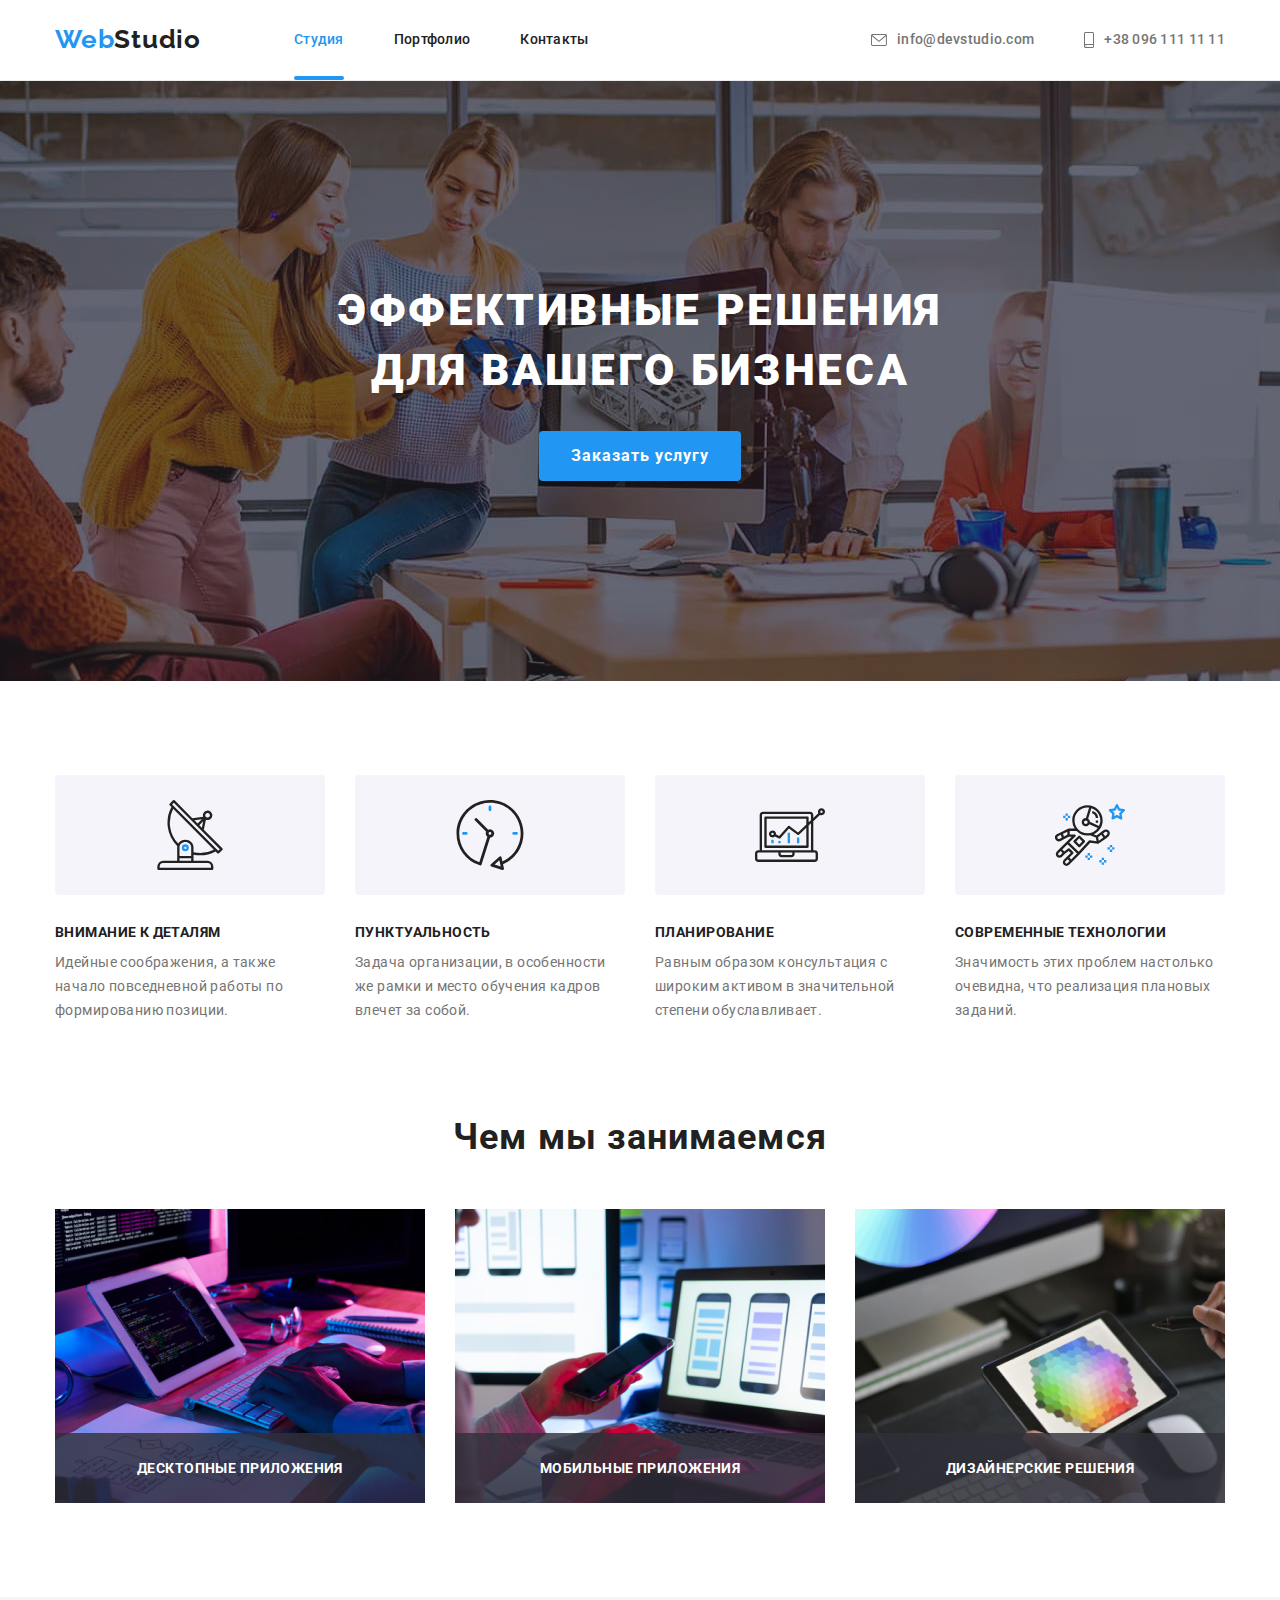
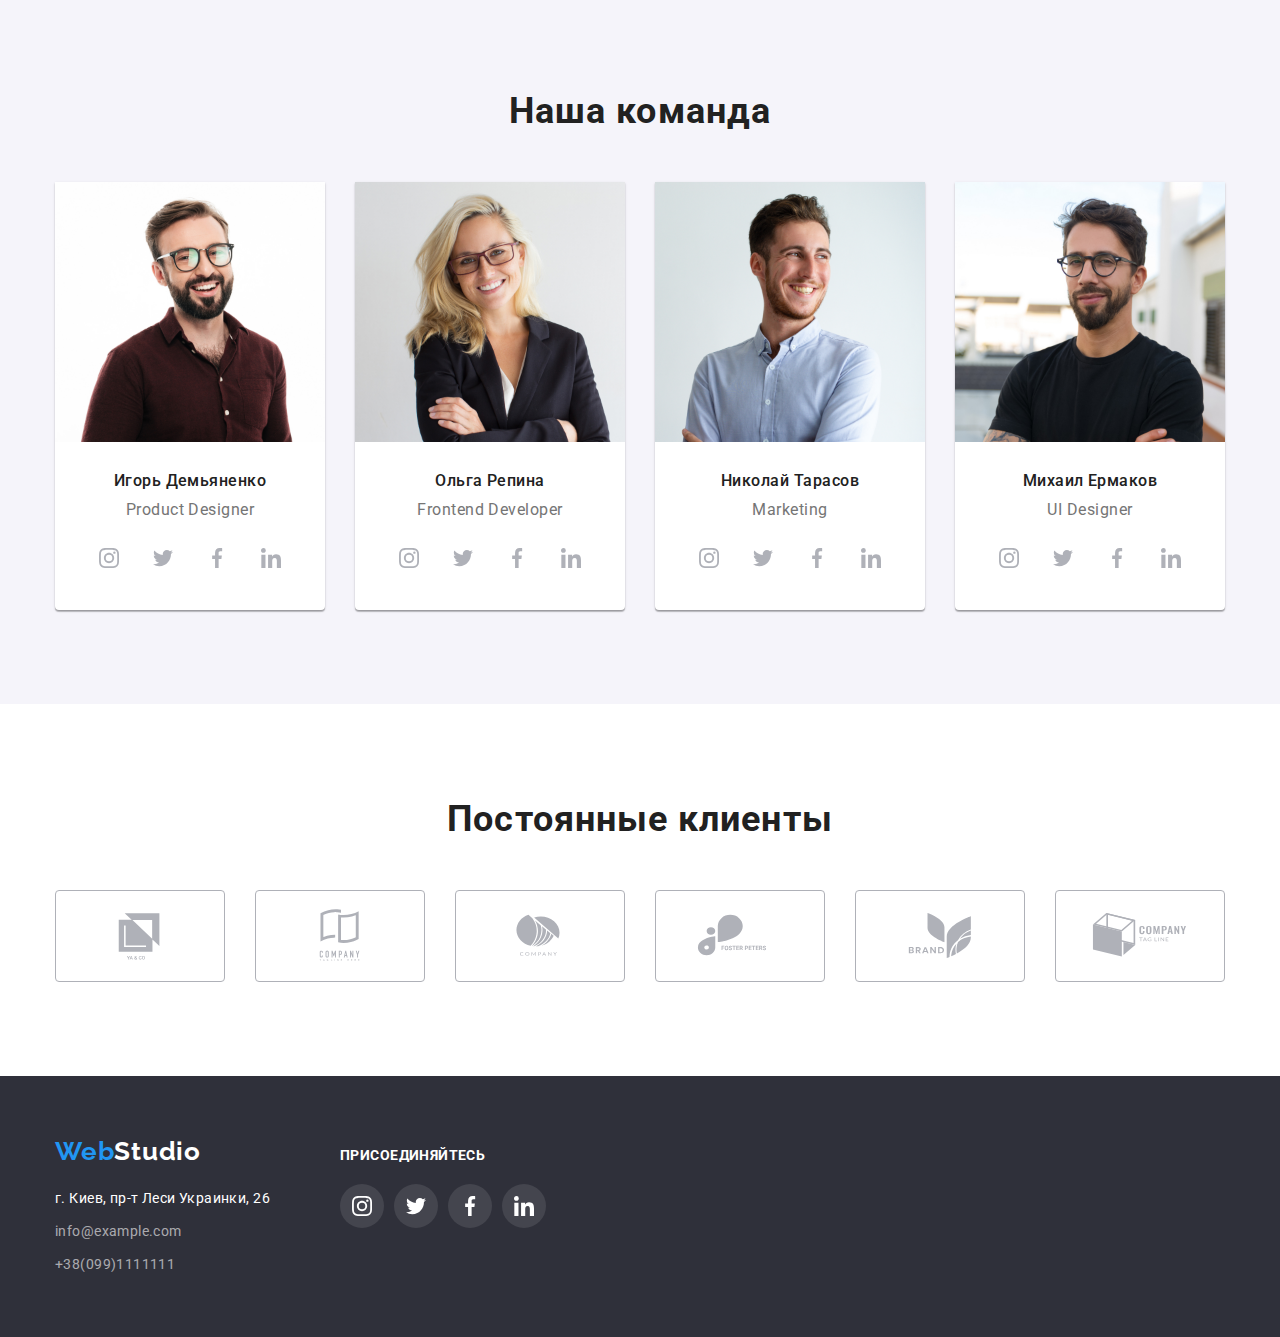
<file: index.html>
<!DOCTYPE html>
<html lang="ru">
  <head>
    <meta charset="UTF-8" />
    <meta http-equiv="X-UA-Compatible" content="IE=edge" />
    <meta name="viewport" content="width=device-width, initial-scale=1.0" />
    <title>ДЗ-5</title>
    <link rel="preconnect" href="https://fonts.googleapis.com" />
    <link rel="preconnect" href="https://fonts.gstatic.com" crossorigin />
    <link
      href="https://fonts.googleapis.com/css2?family=Raleway:wght@700&family=Roboto:wght@400;500;700;900&display=swap"
      rel="stylesheet"
    />
    <link
      rel="stylesheet"
      href="https://cdnjs.cloudflare.com/ajax/libs/modern-normalize/1.1.0/modern-normalize.min.css"
      integrity="sha512-wpPYUAdjBVSE4KJnH1VR1HeZfpl1ub8YT/NKx4PuQ5NmX2tKuGu6U/JRp5y+Y8XG2tV+wKQpNHVUX03MfMFn9Q=="
      crossorigin="anonymous"
      referrerpolicy="no-referrer"
    />
    <link rel="stylesheet" href="./css/styles.css" />
  </head>
  <body>
    <!-- Шапка сторінки-->
    <header class="header header-line ">
      <div class="container header-container">
        <nav class="header-nav">
          <a class="logo link" href="./index.html" lang="en"
            >Web<span class="logo-accent">Studio</span></a
          >
          <ul class="list information-nav">
            <li class="information-li">
              <a class="studio link line" href="./index.html">Студия
              </a>
            </li>
            <li class="information-li">
              <a class="portfo link" href="./portfolio.html">Портфолио</a>
            </li>
            <li class="information-li">
              <a class="contact link" href="">Контакты</a>
            </li>
          </ul>
        </nav>
        <ul class="list mail-tel">
          <li class="mail-tel-li">            
            <a class="mail link" href="info@devstudio.com">
              <svg class="icon-envelope-hover" width="16" height="12">
                <use href="./images/symbol-defs2.svg#icon-envelope-hover"></use>
              </svg>
              info@devstudio.com
            </a>
          </li>
          <li class="mail-tel-li">            
            <a class="telefon link" href="tel:0961111111">
              <svg class="icon-envelope-hover" width="10" height="16">
                <use href="./images/symbol-defs2.svg#icon-smartphone"></use>
              </svg>+38 096 111 11 11</a>
          </li>
        </ul>
      </div>
    </header>
    <!--Герой-->
    <main>
      <section class="section-n section">
        <div class="container section-div">
          <h1 class="section-title">Эффективные решения для вашего бизнеса</h1>
          <button class="buttons " type="button" data-modal-open>Заказать услугу</button>          
        </div>        
      </section>
      <!--Особенности-->
      <section class="section">
        <div class="container">
          <h2 class="specifics">Особливості</h2>
          <ul class="list-specifics container-specifics">
            <li class="box-specifics">
              <div class="icon-background">
                <svg class="icon-svg" width="70" height="70">
                  <use href="./images/symbol-defs2.svg#icon-antenna-1"></use>
                </svg>
              </div>
              <h3 class="advantage">Внимание к деталям</h3>
              <p class="description-advantage">
                Идейные соображения, а также начало повседневной работы по
                формированию позиции.
              </p>
            </li>
            <li class="box-specifics">
              <div class="icon-background">
                <svg class="icon-svg" width="70" height="70">
                  <use href="./images/symbol-defs2.svg#icon-clock-1"></use>
                </svg>
              </div>
              <h3 class="advantage">Пунктуальность</h3>
              <p class="description-advantage">
                Задача организации, в особенности же рамки и место обучения
                кадров влечет за собой.
              </p>
            </li>
            <li class="box-specifics">
              <div class="icon-background">
                <svg class="icon-svg" width="70" height="70">
                  <use href="./images/symbol-defs2.svg#icon-diagram-1"></use>
                </svg>
              </div>
              <h3 class="advantage">Планирование</h3>
              <p class="description-advantage">
                Равным образом консультация с широким активом в значительной
                степени обуславливает.
              </p>
            </li>
            <li class="box-specifics">
              <div class="icon-background">
                <svg class="icon-svg" width="70" height="70">
                  <use href="./images/symbol-defs2.svg#icon-astronaut-1"></use>
                </svg>
              </div>
              <h3 class="advantage">Современные технологии</h3>
              <p class="description-advantage">
                Значимость этих проблем настолько очевидна, что реализация
                плановых заданий.
              </p>
            </li>
          </ul>
        </div>
      </section>
      <section class="section section-container">
        <div class="container">
          <h2 class="work">Чем мы занимаемся</h2>
          <ul class="work-img">
            <li class="work-img-li">
              <img
                class="work-img-foto"
                src="./images/img.jpg"
                alt="Набор текста на компе"
                width="370"                
              />
              <p class="work-text">Десктопные приложения</p>
            </li>
            <li class="work-img-li">
              <img
                class="work-img-foto"
                src="./images/img-1.jpg"
                alt="Связь телефона с комп"
                width="370"
              />
              <p class="work-text">Мобильные приложения</p>
            </li>
            <li class="work-img-li">
              <img
                class="work-img-foto"
                src="./images/img-2.jpg"
                alt="связь с планшетом"
                width="370"
              />
              <p class="work-text">Дизайнерские решения</p>
            </li>
          </ul>
        </div>
      </section>
      <section class="our-team section">
        <div class="container">
          <h2 class="work-team">Наша команда</h2>
          <ul class="work-title">
            <li class="card">
              <img
                class="work-title-card"
                src="./images/Игорь.jpg"
                alt="Игорь Демьяненко"
                width="270"
                height="260"
              />
              <div class="work-name-team">
                <h3 class="name-team">Игорь Демьяненко</h3>
                <p class="work-name" lang="en">Product Designer</p>
                <ul class="social-networks">
                  <li class="social-li list">
                    <a
                      class="social-link"
                      href=""
                      target="_blank"
                      aria-label="Instagram"
                    >
                      <svg class="social-icon" width="20" height="20">
                        <use
                          href="./images/symbol-defs2.svg#icon-instagram-2"
                        ></use>
                      </svg>
                    </a>
                  </li>
                  <li class="social-li list">
                    <a
                      class="social-link"
                      href=""
                      target="_blank"
                      aria-label="Twitter"
                      ><svg class="social-icon" width="20" height="20">
                        <use
                          href="./images/symbol-defs2.svg#icon-twitter-1"
                        ></use></svg></a>
                  </li>
                  <li class="social-li list">
                    <a
                      class="social-link"
                      href=""
                      target="_blank"
                      aria-label="Fb">
                      <svg class="social-icon" width="20" height="20">
                        <use
                          href="./images/symbol-defs2.svg#icon-facebook-1"
                        ></use></svg></a>
                  </li>
                  <li class="social-li list">
                    <a
                      class="social-link"
                      href=""
                      target="_blank"
                      aria-label="In"
                      ><svg class="social-icon" width="20" height="20">
                        <use
                          href="./images/symbol-defs2.svg#icon-linkedin-1"
                        ></use>
                      </svg>
                      </a>
                  </li>
                </ul>
              </div>
            </li>
            <li class="card">
              <img
                class="work-title-card"
                src="./images/Ольга.jpg"
                alt="Ольга Репина"
                width="270"
                height="260"
              />
              <div class="work-name-team">
                <h3 class="name-team">Ольга Репина</h3>
                <p class="work-name" lang="en">Frontend Developer</p>
                <ul class="social-networks">
                  <li class="social-li list">
                    <a class="social-link" href="" target="_blank" aria-label="Instagram">
                      <svg class="social-icon" width="20" height="20">
                        <use href="./images/symbol-defs2.svg#icon-instagram-2"></use>
                      </svg>
                    </a>
                  </li>
                  <li class="social-li list">
                    <a class="social-link" href="" target="_blank" aria-label="Twitter"><svg class="social-icon" width="20" height="20">
                        <use href="./images/symbol-defs2.svg#icon-twitter-1"></use>
                      </svg></a>
                  </li>
                  <li class="social-li list">
                    <a class="social-link" href="" target="_blank" aria-label="Fb">
                      <svg class="social-icon" width="20" height="20">
                        <use href="./images/symbol-defs2.svg#icon-facebook-1"></use>
                      </svg></a>
                  </li>
                  <li class="social-li list">
                    <a class="social-link" href="" target="_blank" aria-label="In"><svg class="social-icon" width="20" height="20">
                        <use href="./images/symbol-defs2.svg#icon-linkedin-1"></use>
                      </svg>
                    </a>
                  </li>
                </ul>
              </div>
            </li>
            <li class="card">
              <img
                class="work-title-card"
                src="./images/Николай.jpg"
                alt="Николай Тарасов"
                width="270"
                height="260"
              />
              <div class="work-name-team">
                <h3 class="name-team">Николай Тарасов</h3>
                <p class="work-name" lang="en">Marketing</p>
                <ul class="social-networks">
                  <li class="social-li list">
                    <a class="social-link" href="" target="_blank" aria-label="Instagram">
                      <svg class="social-icon" width="20" height="20">
                        <use href="./images/symbol-defs2.svg#icon-instagram-2"></use>
                      </svg>
                    </a>
                  </li>
                  <li class="social-li list">
                    <a class="social-link" href="" target="_blank" aria-label="Twitter"><svg class="social-icon" width="20" height="20">
                        <use href="./images/symbol-defs2.svg#icon-twitter-1"></use>
                      </svg></a>
                  </li>
                  <li class="social-li list">
                    <a class="social-link" href="" target="_blank" aria-label="Fb">
                      <svg class="social-icon" width="20" height="20">
                        <use href="./images/symbol-defs2.svg#icon-facebook-1"></use>
                      </svg></a>
                  </li>
                  <li class="social-li list">
                    <a class="social-link" href="" target="_blank" aria-label="In"><svg class="social-icon" width="20" height="20">
                        <use href="./images/symbol-defs2.svg#icon-linkedin-1"></use>
                      </svg>
                    </a>
                  </li>
                </ul>
              </div>
            </li>
            <li class="card">
              <img
                class="work-title-card"
                src="./images/Михаил.jpg"
                alt="Михаил Ермаков"
                width="270"
                height="260"
              />
              <div class="work-name-team">
                <h3 class="name-team">Михаил Ермаков</h3>
                <p class="work-name" lang="en">UI Designer</p>
                <ul class="social-networks">
                  <li class="social-li list">
                    <a class="social-link" href="" target="_blank" aria-label="Instagram">
                      <svg class="social-icon" width="20" height="20">
                        <use href="./images/symbol-defs2.svg#icon-instagram-2"></use>
                      </svg>
                    </a>
                  </li>
                  <li class="social-li list">
                    <a class="social-link" href="" target="_blank" aria-label="Twitter"><svg class="social-icon" width="20" height="20">
                        <use href="./images/symbol-defs2.svg#icon-twitter-1"></use>
                      </svg></a>
                  </li>
                  <li class="social-li list">
                    <a class="social-link" href="" target="_blank" aria-label="Fb">
                      <svg class="social-icon" width="20" height="20">
                        <use href="./images/symbol-defs2.svg#icon-facebook-1"></use>
                      </svg></a>
                  </li>
                  <li class="social-li list">
                    <a class="social-link" href="" target="_blank" aria-label="In"><svg class="social-icon" width="20" height="20">
                        <use href="./images/symbol-defs2.svg#icon-linkedin-1"></use>
                      </svg>
                    </a>
                  </li>
                </ul>
              </div>
            </li>
          </ul>
        </div>
      </section>
      <!-- Постоянные клиенты -->
      <section class="section">
        <div class="container">
          <h2 class="clients">Постоянные клиенты</h2>
          <ul class="clients-ul list">
            <li class="clients-li link">
              <a class="clients-a" href="">
                <svg class="clients-logo" width="106" height="60">
                  <use href="./images/symbol-defs2.svg#icon-Logo-1"></use>
                </svg>
              </a>
            </li>
            <li class="clients-li link">
              <a class="clients-a" href="" >
                <svg class="clients-logo" width="106" height="60">
                  <use href="./images/symbol-defs2.svg#icon-Logo-2"></use>
                </svg>
              </a>
            </li>
            <li class="clients-li link">
              <a class="clients-a" href="">
                <svg class="clients-logo" width="106" height="60">
                  <use href="./images/symbol-defs2.svg#icon-Logo-3"></use>
                </svg>
              </a>
            </li>
            <li class="clients-li link">
              <a class="clients-a" href="" >
                <svg class="clients-logo" width="106" height="60">
                  <use href="./images/symbol-defs2.svg#icon-Logo-4"></use>
                </svg>
              </a>
            </li>
            <li class="clients-li link">
              <a class="clients-a" href="">
                <svg class="clients-logo" width="106" height="60">
                  <use href="./images/symbol-defs2.svg#icon-Logo-5"></use>
                </svg>
              </a>
            </li>
            <li class="clients-li link">
              <a class="clients-a" href="">
                <svg class="clients-logo" width="106" height="60">
                  <use href="./images/symbol-defs2.svg#icon-Logo-6"></use>
                </svg>
              </a>
            </li>
          </ul>
        </div>
      </section>
    </main>
    <!--нижній колонтитул-->
    <footer class="footer">
      <div class="container footer-flex">
        <div class="footer-beatween">
        <a class="logo-footer link" href="./index.html" lang="en"
          >Web<span class="logo-footer-white">Studio</span></a
        >
        <address>
          <ul class="list-footer">
            <li class="list-footer-li">г. Киев, пр-т Леси Украинки, 26</li>
            <li class="list-footer-li">
              <a class="mail-footer link" href="info@example.com"
                >info@example.com</a
              >
            </li>
            <li class="list-footer-li">
              <a class="phone-footer link" href="+380991111111"
                >+38(099)1111111</a
              >
            </li>
          </ul>
        </address>
      </div>
      <div class="footer-beatween">
        <p class="social-footer">ПРИСОЕДИНЯЙТЕСЬ</p>
        <ul class="social-networks-footer">
          <li class="social-li-footer list">
            <a class="social-link-footer" href="" target="_blank" aria-label="Instagram">
              <svg class="social-icon-footer" width="20" height="20">
                <use href="./images/symbol-defs2.svg#icon-instagram-2"></use>
              </svg>
            </a>
          </li>
          <li class="social-li-footer list">
            <a class="social-link-footer" href="" target="_blank" aria-label="Twitter"><svg class="social-icon-footer" width="20" height="20">
                <use href="./images/symbol-defs2.svg#icon-twitter-1"></use>
              </svg></a>
          </li>
          <li class="social-li-footer list">
            <a class="social-link-footer" href="" target="_blank" aria-label="Fb">
              <svg class="social-icon-footer" width="20" height="20">
                <use href="./images/symbol-defs2.svg#icon-facebook-1"></use>
              </svg></a>
          </li>
          <li class="social-li-footer list">
            <a class="social-link-footer" href="" target="_blank" aria-label="In"><svg class="social-icon-footer" width="20" height="20">
                <use href="./images/symbol-defs2.svg#icon-linkedin-1"></use>
              </svg>
            </a>
          </li>
        </ul>
      </div> 
      </div>     
    </footer>
    <!--модальне вікно-->
    <div class="backdrop is-hidden" data-modal>
      <div class="modal">
        <button class="btn-modal-close" data-modal-close> <svg width="18" height="18">
          <use href="./images/symbol-defs.svg#icon-close-black-18dp-2-1"></use>
        </svg> </button>
      </div>
    </div>
    <script src="./js/modal.js"></script>
  </body>
</html>
</file>
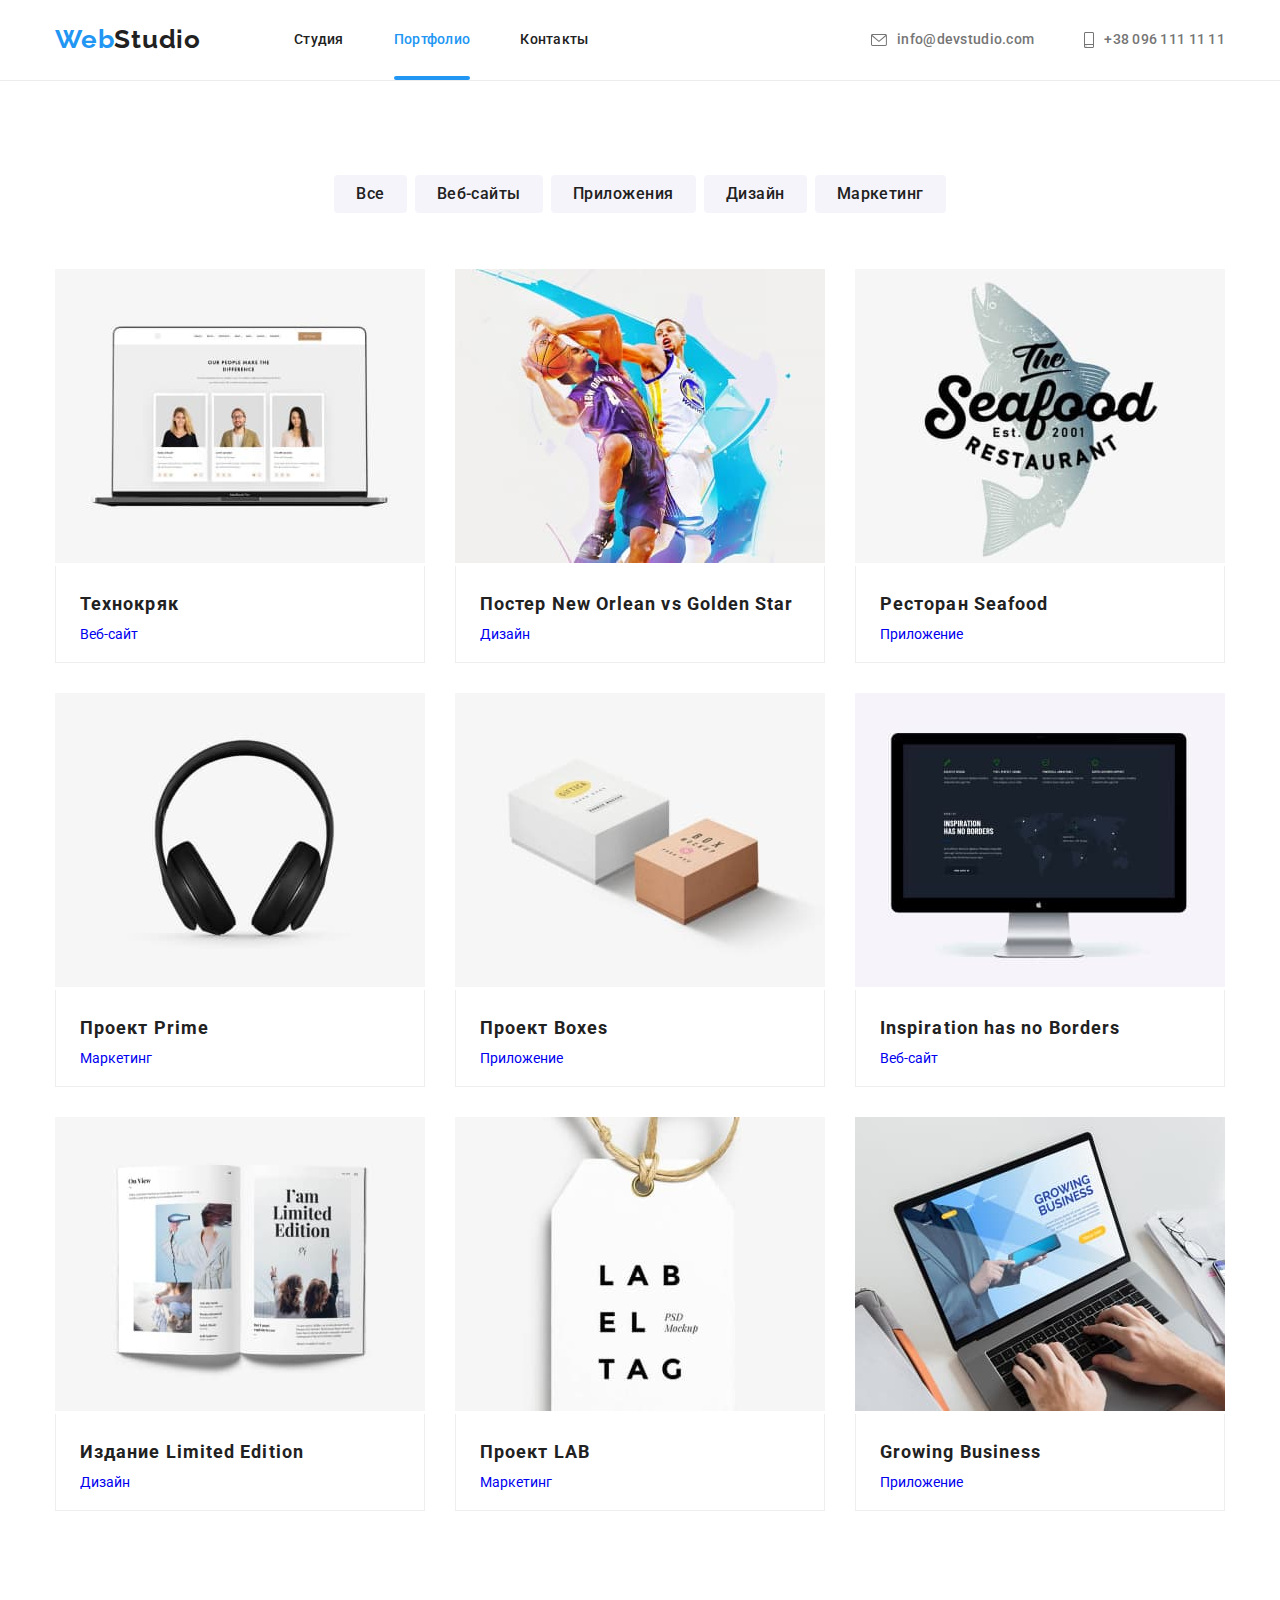
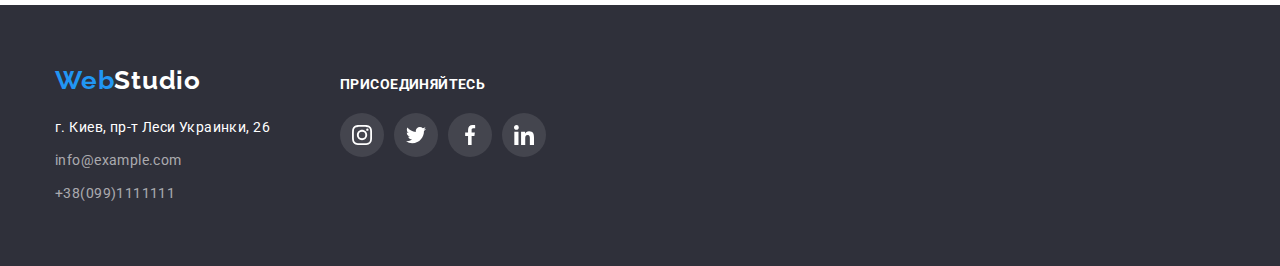
<file: portfolio.html>
<!DOCTYPE html>
<html lang="ru">
  <head>
    <meta charset="UTF-8" />
    <meta http-equiv="X-UA-Compatible" content="IE=edge" />
    <meta name="viewport" content="width=device-width, initial-scale=1.0" />
    <title>ДЗ-5</title>
    <link rel="preconnect" href="https://fonts.googleapis.com" />
    <link rel="preconnect" href="https://fonts.gstatic.com" crossorigin />
    <link
      href="https://fonts.googleapis.com/css2?family=Raleway:wght@700&family=Roboto:wght@400;500;700;900&display=swap"
      rel="stylesheet"
    />
    <link
      rel="stylesheet"
      href="https://cdnjs.cloudflare.com/ajax/libs/modern-normalize/1.1.0/modern-normalize.min.css"
      integrity="sha512-wpPYUAdjBVSE4KJnH1VR1HeZfpl1ub8YT/NKx4PuQ5NmX2tKuGu6U/JRp5y+Y8XG2tV+wKQpNHVUX03MfMFn9Q=="
      crossorigin="anonymous"
      referrerpolicy="no-referrer"
    />
    <link rel="stylesheet" href="./css/styles.css" />
  </head>
  <body>
    <!-- Шапка сторінки-->
    <header class="header header-line">
      <div class="container header-container">
        <nav class="header-nav">
          <a class="logo link" href="./index.html" lang="en"
            >Web<span class="logo-accent">Studio</span></a
          >
          <ul class="list information-nav">
            <li class="information-li">
              <a class="studio-portf link" href="./index.html">Студия</a>
            </li>
            <li class="information-li">
              <a class="portfo-portfo link line" href="./portfolio.html"
                >Портфолио</a
              >
            </li>
            <li class="information-li">
              <a class="contact link" href="">Контакты</a>
            </li>
          </ul>
        </nav>
        <ul class="list mail-tel">
          <li class="mail-tel-li">
            <a class="mail link" href="info@devstudio.com">
              <svg class="icon-envelope-hover" width="16" height="12">
                <use href="./images/symbol-defs2.svg#icon-envelope-hover"></use>
              </svg>
              info@devstudio.com
            </a>
          </li>
          <li class="mail-tel-li">
            <a class="telefon link" href="tel:0961111111">
              <svg class="icon-envelope-hover" width="10" height="16">
                <use href="./images/symbol-defs2.svg#icon-smartphone"></use>
              </svg>
              +38 096 111 11 11</a
            >
          </li>
        </ul>
      </div>
    </header>
    <!--Герой-->
    <main>
      <section class="section">
        <div class="container">
          <h1 class="services visually-hidden">Услуги</h1>
          <ul class="list buttons-ul">
            <li class="buttons-li">
              <button class="buttons-portfolio link" type="button">Все</button>
            </li>
            <li class="buttons-li">
              <button class="buttons-portfolio" type="button">Веб-сайты</button>
            </li>
            <li class="buttons-li">
              <button class="buttons-portfolio" type="button">
                Приложения
              </button>
            </li>
            <li class="buttons-li">
              <button class="buttons-portfolio" type="button">Дизайн</button>
            </li>
            <li class="buttons-li">
              <button class="buttons-portfolio" type="button">Маркетинг</button>
            </li>
          </ul>
          <ul class="list-services">
            <li class="services-li">
              <a class="services-a link" href="./portfolio.html">
                <div class="overlay">
                  <img
                    src="./images/img.portfolio/Технокряк.jpg"
                    alt="Технокряк"
                    width="370"
                    height="294"
                  />
                  <div class="services-overlay">
                    <p>
                      Ресурс предлагает комплексные предложения с разным уровнем
                      функционала и сервисов. Все это позволит посетителю
                      получить исчерпывающие сведения о компании или частном
                      лице.
                    </p>
                  </div>
                </div>
                <div class="services-text">
                  <h2 class="name-services">Технокряк</h2>
                  <p class="services-type">Bеб-сайт</p>
                </div></a
              >
            </li>
            <li class="services-li">
              <a class="services-a link" href="./portfolio.html">
                <div class="overlay">
                <img
                  src="./images/img.portfolio/ПостерNewOrlea.jpg"
                  alt="Постер New Orlean vs Golden Star"
                  width="370"
                  height="294"
                />
                <div class="services-overlay">
                  <p>
                    Ресурс предлагает комплексные предложения с разным уровнем
                    функционала и сервисов. Все это позволит посетителю
                    получить исчерпывающие сведения о компании или частном
                    лице.
                  </p>
                </div>
                </div>
                <div class="services-text">
                  <h2 class="name-services">
                    Постер <span lang="en"> New Orlean vs Golden Star</span>
                  </h2>
                  <p class="services-type">Дизайн</p>
                </div>
              </a>
            </li>
            <li class="services-li">
              <a class="services-a link" href="./portfolio.html">
                <div class="overlay">
                <img
                  src="./images/img.portfolio/РесторанSeafood.jpg"
                  alt="Ресторан
            Seafood"
                  width="370"
                  height="294"
                />
                <div class="services-overlay">
                  <p>
                    Ресурс предлагает комплексные предложения с разным уровнем
                    функционала и сервисов. Все это позволит посетителю
                    получить исчерпывающие сведения о компании или частном
                    лице.
                  </p>
                </div>
                </div>
                <div class="services-text">
                  <h2 class="name-services">
                    Ресторан <span lang="en"> Seafood</span>
                  </h2>
                  <p class="services-type">Приложение</p>
                </div>
              </a>
            </li>
            <li class="services-li">
              <a class="services-a link" href="./portfolio.html">
<div class="overlay">
                <img
                  src="./images/img.portfolio/ПроектPrime.jpg"
                  alt="Проект Prime"
                  width="370"
                  height="294"
                />
                <div class="services-overlay">
                  <p>
                    Ресурс предлагает комплексные предложения с разным уровнем
                    функционала и сервисов. Все это позволит посетителю
                    получить исчерпывающие сведения о компании или частном
                    лице.
                  </p>
                </div>
                </div>
                <div class="services-text">
                  <h2 class="name-services">
                    Проект <span lang="en"> Prime</span>
                  </h2>
                  <p class="services-type">Маркетинг</p>
                </div>
              </a>
            </li>

            <li class="services-li">
              <a class="services-a link" href="./portfolio.html">
                <div class="overlay">
                <img
                  src="./images/img.portfolio/ПроектBoxes.jpg"
                  alt="Проект Boxes"
                  width="370"
                  height="294"
                />
                <div class="services-overlay">
                  <p>
                    Ресурс предлагает комплексные предложения с разным уровнем
                    функционала и сервисов. Все это позволит посетителю
                    получить исчерпывающие сведения о компании или частном
                    лице.
                  </p>
                </div>
                </div>
                <div class="services-text">
                  <h2 class="name-services">
                    Проект <span lang="en"> Boxes</span>
                  </h2>
                  <p class="services-type">Приложение</p>
                </div>
              </a>
            </li>
            <li class="services-li">
              <a class="services-a link" href="./portfolio.html">
                <div class="overlay">
                <img
                  src="./images/img.portfolio/InspirationhasnoBorders.jpg"
                  alt="Inspiration has no Borders"
                  width="370"
                  height="294"
                />
                <div class="services-overlay">
                  <p>
                    Ресурс предлагает комплексные предложения с разным уровнем
                    функционала и сервисов. Все это позволит посетителю
                    получить исчерпывающие сведения о компании или частном
                    лице.
                  </p>
                </div>
                </div>
                <div class="services-text">
                  <h2 class="name-services">
                    <span lang="en"> Inspiration has no Borders </span>
                  </h2>
                  <p class="services-type">Bеб-сайт</p>
                </div>
              </a>
            </li>
            <li class="services-li">
              <a class="services-a link" href="./portfolio.html">
                <div class="overlay">
                <img
                  src="./images/img.portfolio/ИзданиеLimitedEdition.jpg"
                  alt="Издание Limited Edition"
                  width="370"
                  height="294"
                />
                <div class="services-overlay">
                  <p>
                    Ресурс предлагает комплексные предложения с разным уровнем
                    функционала и сервисов. Все это позволит посетителю
                    получить исчерпывающие сведения о компании или частном
                    лице.
                  </p>
                </div>
                </div>
                <div class="services-text">
                  <h2 class="name-services">
                    Издание <span lang="en"> Limited Edition</span>
                  </h2>
                  <p class="services-type">Дизайн</p>
                </div>
              </a>
            </li>
            <li class="services-li">
              <a class="services-a link" href="./portfolio.html">
                <div class="overlay">
                <img
                  src="./images/img.portfolio/ПроектLAB.jpg"
                  alt="Проект LAB"
                  width="370"
                  height="294"
                />
                <div class="services-overlay">
                  <p>
                    Ресурс предлагает комплексные предложения с разным уровнем
                    функционала и сервисов. Все это позволит посетителю
                    получить исчерпывающие сведения о компании или частном
                    лице.
                  </p>
                </div>
                </div>
                <div class="services-text">
                  <h2 class="name-services">
                    Проект <span lang="en"> LAB</span>
                  </h2>
                  <p class="services-type">Маркетинг</p>
                </div>
              </a>
            </li>
            <li class="services-li">
              <a class="services-a link" href="./portfolio.html">
                <div class="overlay">
                <img
                  src="./images/img.portfolio/GrowingBusiness.jpg"
                  alt="Growing
            Business"
                  width="370"
                  height="294"
                />
                <div class="services-overlay">
                  <p class="overlay-p">
                    Ресурс предлагает комплексные предложения с разным уровнем
                    функционала и сервисов. Все это позволит посетителю
                    получить исчерпывающие сведения о компании или частном
                    лице.
                  </p>
                </div>
                </div>
                <div class="services-text">
                  <h2 class="name-services">
                    <span lang="en"> Growing Business</span>
                  </h2>
                  <p class="services-type">Приложение</p>
                </div>
              </a>
            </li>
          </ul>
        </div>
      </section>
    </main>
    <!--нижній колонтитул-->
    <footer class="footer">
      <div class="container footer-flex">
        <div class="footer-beatween">
          <a class="logo-footer link" href="./index.html" lang="en"
            >Web<span class="logo-footer-white">Studio</span></a
          >
          <address>
            <ul class="list-footer">
              <li class="list-footer-li">г. Киев, пр-т Леси Украинки, 26</li>
              <li class="list-footer-li">
                <a class="mail-footer link" href="info@example.com"
                  >info@example.com</a
                >
              </li>
              <li class="list-footer-li">
                <a class="phone-footer link" href="+380991111111"
                  >+38(099)1111111</a
                >
              </li>
            </ul>
          </address>
        </div>
        <div class="footer-beatween">
          <p class="social-footer">ПРИСОЕДИНЯЙТЕСЬ</p>
          <ul class="social-networks-footer">
            <li class="social-li-footer list">
              <a
                class="social-link-footer"
                href=""
                target="_blank"
                aria-label="Instagram"
              >
                <svg class="social-icon-footer" width="20" height="20">
                  <use href="./images/symbol-defs2.svg#icon-instagram-2"></use>
                </svg>
              </a>
            </li>
            <li class="social-li-footer list">
              <a
                class="social-link-footer"
                href=""
                target="_blank"
                aria-label="Twitter"
                ><svg class="social-icon-footer" width="20" height="20">
                  <use
                    href="./images/symbol-defs2.svg#icon-twitter-1"
                  ></use></svg
              ></a>
            </li>
            <li class="social-li-footer list">
              <a
                class="social-link-footer"
                href=""
                target="_blank"
                aria-label="Fb"
              >
                <svg class="social-icon-footer" width="20" height="20">
                  <use
                    href="./images/symbol-defs2.svg#icon-facebook-1"
                  ></use></svg
              ></a>
            </li>
            <li class="social-li-footer list">
              <a
                class="social-link-footer"
                href=""
                target="_blank"
                aria-label="In"
                ><svg class="social-icon-footer" width="20" height="20">
                  <use href="./images/symbol-defs2.svg#icon-linkedin-1"></use>
                </svg>
              </a>
            </li>
          </ul>
        </div>
      </div>
    </footer>
  </body>
</html>
</file>
<file: css/styles.css>
:root {
  --primary-text-color: #757575;
  --primary-text-second-color: #212121;
  --accent-color: #2196f3;
  --background-color: #ffffff;
  --background-second-color: #2f303a;
  --background-light-icon: #f5f4fa;
  --icon-color: #afb1b8;
  --icon-background-color: rgba(255, 255, 255, 0.1);
  --background-modal: rgba(0, 0, 0, 0.2);
  --header-line: #ECECEC;
}

*,
*::before,
*::after {
  box-sizing: border-box;
}
.information-nav.studio {
  color: var(--accent-color);
}

body {
  align-items: center;
  margin: 0;
  font-family: Roboto;
  font-size: 14px;
  color: var(--primary-text-color);
}
/*шапка*/
.container {
  width: 1200px;
  padding-right: 15px;
  padding-left: 15px;
  margin-right: auto;
  margin-left: auto;
}

.header-container {
  display: flex;
  align-items: center;  
}
.header-nav {
  display: flex;
  align-items: center;
}

.list.information-nav {
  padding: 0;
  margin: 0;
}
.information-nav {
  display: flex;
}
.information-li {
  margin-right: 50px;
}
.information-li:last-child {
  margin-right: 0;
}
.link {
  text-decoration: none;
}
.list {
  list-style: none;
  transition-property: color;
  transition-duration: 250ms;
  transition-timing-function: cubic-bezier(0.4, 0, 0.2, 1);
}

.list:hover .list:focus {
  color: var(--accent-colorw);
}

.list.mail-tel {
  padding: 0;
  margin: 0;
}
/* WebStudio */
.logo {
  padding-top: 24px;
  padding-bottom: 25px;
  margin-right: 93px;
  font-family: "Raleway";
  font-style: normal;
  font-weight: 700;
  font-size: 26px;
  line-height: 1.19;
  /* identical to box height */

  letter-spacing: 0.03em;

  color: var(--accent-color);
}
.logo-accent {
  color: var(--primary-text-second-color);
}
.studio.link.line::after {
  content: " ";
  display: inline-block;
  position: absolute;
  bottom: 0;
  left: 0;
  width: 100%;
  height: 4px;
  background: var(--accent-color);
  border-radius: 2px;
}
/* контакти */
.studio:hover,
.studio:focus {
  color: var(--accent-color);
}
.studio {
  display: block;
  padding-top: 32px;
  padding-bottom: 32px;

  font-family: "Roboto";
  font-style: normal;
  font-weight: 500;
  font-size: 14px;
  line-height: 1.14;
  letter-spacing: 0.02em;
  position: relative;
  color: var(--accent-color);
  transition-property: color;
  transition-duration: 250ms;
  transition-timing-function: cubic-bezier(0.4, 0, 0.2, 1);
}
.portfo:hover,
.portfo:focus {
  color: var(--accent-color);
}
.portfo {
  display: block;
  padding-top: 32px;
  padding-bottom: 32px;

  font-weight: 500;
  font-size: 14px;
  line-height: 1.14;
  letter-spacing: 0.02em;

  color: var(--primary-text-second-color);
  transition-property: color;
  transition-duration: 250ms;
  transition-timing-function: cubic-bezier(0.4, 0, 0.2, 1);
}

.list.mail-tel {
  margin-left: auto;
}
.contact:hover,
.contact:focus {
  color: var(--accent-color);
}
.contact {
  display: block;
  padding-top: 32px;
  padding-bottom: 32px;

  font-style: normal;
  font-weight: 500;
  font-size: 14px;
  line-height: 1.14;
  letter-spacing: 0.02em;

  color: var(--primary-text-second-color);
  transition-property: color;
  transition-duration: 250ms;
  transition-timing-function: cubic-bezier(0.4, 0, 0.2, 1);
}

.mail:hover,
.mail:focus {
  color: var(--accent-color);
}
.mail-tel {
  display: block;
}

.mail.link {
  display: flex;
  align-items: center;
  padding-top: 32px;
  padding-bottom: 32px;
}
.mail-tel {
  margin: auto;

  display: flex;
  border: box;
  transition-property: color;
  transition-duration: 250ms;
  transition-timing-function: cubic-bezier(0.4, 0, 0.2, 1);
}
.mail-tel-li:last-child {
  margin-right: 0;
}
.mail-tel-li {
  display: flex;
  margin-right: 50px;
}
.mail-tel-li .icon-envelope-hover {
  display: flex;
}
.icon-envelope-hover {
  display: block;
}

.icon-envelope-hover {
  margin-right: 10px;
  fill: currentColor;
  display: flex;
  align-items: center;
}
.mail {
  display: block;
  font-style: normal;
  font-weight: 500;
  font-size: 14px;
  line-height: 1.14;
  letter-spacing: 0.02em;

  color: var(--primary-text-color);
  transition-property: color;
  transition-duration: 250ms;
  transition-timing-function: cubic-bezier(0.4, 0, 0.2, 1);
}
.telefon:hover,
.telefon:focus {
  color: var(--accent-color);
}
.telefon {
  display: block;

  font-style: normal;
  font-weight: 500;
  font-size: 14px;
  line-height: 1.14;
  letter-spacing: 0.02em;

  color: var(--primary-text-color);
  transition-property: color;
  transition-duration: 250ms;
  transition-timing-function: cubic-bezier(0.4, 0, 0.2, 1);
}
.telefon.link {
  display: flex;
  align-items: center;
  padding-top: 32px;
  padding-bottom: 32px;
}
/* секція для замовлення послуги */
.section-n.section {
  padding-top: 200px;
  padding-bottom: 200px;
  height: 600px;
  max-width: 1600px;
  margin-left: auto;
  margin-right: auto;
  background-image: linear-gradient(
      to right,
      rgba(47, 48, 58, 0.4),
      rgba(47, 48, 58, 0.4)
    ),
    url(../images/comanda.jpg);
  background-position: center;
  background-repeat: no-repeat;
}

.section {
  padding-top: 94px;
  padding-bottom: 94px;
  margin: auto;
}
.section-div {
  text-align: center;
  margin-top: 0;
  margin-bottom: 0;
}
.section-n {
  background: var(--background-second-color);
}
.section-title {
  margin: 0 auto;
  max-width: 696px;
  margin-top: 0;
  margin-bottom: 30px;

  font-family: Roboto;
  font-style: normal;
  font-weight: 900;
  font-size: 44px;
  line-height: 1.36;
  /* or 136% */

  letter-spacing: 0.06em;
  text-transform: uppercase;
  color: var(--background-color);
}
.backdrop {
  position: fixed;
  top: 0;
  left: 0;
  height: 100%;
  width: 100%;
  background: var(--background-modal);
  transition: opacity 250ms, visibility 250ms;
}
.modal {
  position: absolute;
  width: 528px;
  height: 581px;
  transform: translate(-50%, -50%);

  top: 50%;
  left: 50%;
  background: var(--background-color);
  box-shadow: 0px 1px 3px rgba(0, 0, 0, 0.12), 0px 1px 1px rgba(0, 0, 0, 0.14),
    0px 2px 1px rgba(0, 0, 0, 0.2);
  border-radius: 4px;
}

.backdrop.is-hidden {
  opacity: 0;
  pointer-events: none;
  visibility: hidden;
  scale: 2;
  transition: opacity 250ms, visibility 250ms;
}

.btn-modal-close {
  position: absolute;
  top: 8px;
  right: 8px;
  display: flex;
  justify-content: center;
  align-items: center;
  transition: opacity 250ms, visibility 250ms;
  padding: 0;
  width: 30px;
  height: 30px;
  background: var(--background-color);
  border: 1px solid rgba(0, 0, 0, 0.1);
  border-radius: 50px;
}
.buttons {
  padding-top: 10px;
  padding-right: 32px;
  padding-bottom: 10px;
  padding-left: 32px;
  border: none;
  margin: auto;

  font-family: inherit;
  font-weight: 700;
  font-size: 16px;
  line-height: 1.87;
  /* identical to box height, or 188% */

  display: flex;
  align-items: center;
  text-align: center;
  letter-spacing: 0.06em;
  color: var(--background-color);
  background: var(--accent-color);
  box-shadow: 0px 4px 4px rgba(0, 0, 0, 0.15);
  border-radius: 4px;
}
/*особливості*/
/*прихований заголовок*/
.icon-background {
  height: 120px;
  background-color: var(--background-light-icon);
  margin-bottom: 30px;
  display: flex;
  align-items: center;
  justify-content: center;
  border-radius: 4px;
}

.icon-svg {
  width: 70px;
  height: 70px;
}

.container-specifics {
  display: flex;
  align-items: center;
  margin: 0px 0px;
}
.list-specifics.container-specifics {
  padding: 0;
}
.box-specifics {
  margin-right: 30px;
}
.box-specifics:last-child {
  margin-right: 0;
}
.specifics {
  color: var(--background-color);
  position: absolute;
  width: 1px;
  height: 1px;
  margin: -1px;
  border: 0;
  padding: 0;
  white-space: nowrap;
  clip-path: inset(100%);
  clip: rect(0 0 0 0);
  overflow: hidden;
}
/*прибрані кнопки*/
.list-specifics {
  list-style: none;
}
.list-work {
  list-style: none;
}

/*заголовки*/

.advantage {
  margin-top: 0;
  margin-bottom: 10px;

  font-family: "Roboto";
  font-weight: 700;
  font-size: 14px;
  line-height: 1.14;
  letter-spacing: 0.03em;
  text-transform: uppercase;

  color: var(--primary-text-second-color);
}
/*абзац особливостей*/
.description-advantage {
  margin-top: 0;
  margin-bottom: 0;
  width: 270px;

  font-family: inherit;
  font-weight: 400;
  font-size: 14px;
  line-height: 1.71;
  /* or 171% */

  letter-spacing: 0.03em;

  color: var(--primary-text-color);
}
/*чим займаємося*/
.work {
  margin-top: 0;
  margin-bottom: 50px;

  font-family: inherit;
  font-weight: 700;
  font-size: 36px;
  line-height: 1.16;
  text-align: center;
  letter-spacing: 0.03em;
  color: var(--primary-text-second-color);
}
.work-img-li :last-child {
  margin-right: 0;
}
.work-img {
  margin: 0;
  padding: 0;
  display: flex;
  align-items: center;
  list-style: none;
}
.work-img-li {
  position: relative;
  padding: 0;
  margin: 0px 30px 0px 0px;
}
.work-img-li:last-child {
  margin-right: 0;
}

.work-img-foto {
  max-width: 100%;
  height: auto;
  display: block;
}
.work-text {
  display: flex;
  justify-content: center;
  align-items: center;
  margin: 0;
  width: 370px;
  height: 70px;
  position: absolute;
  bottom: 0;
  font-family: "Roboto";
  font-style: normal;
  font-weight: 700;
  font-size: 14px;
  line-height: 16px;
  text-align: center;
  letter-spacing: 0.03em;
  text-transform: uppercase;

  color: var(--background-color);
  background-color: rgba(47, 48, 58, 0.8);
}

/*команда*/
.our-team {
  background: #f5f4fa;
}
.section-container {
  padding-top: 0;
}
.work-team {
  margin-top: 0;
  margin-bottom: 50px;

  font-family: "Roboto";
  font-style: normal;
  font-weight: 700;
  font-size: 36px;
  line-height: 1.16;
  text-align: center;
  letter-spacing: 0.03em;

  color: var(--primary-text-second-color);
}
.work-title {
  display: block;
  display: flex;
  align-items: center;

  padding: 0;
  margin: 0;
  list-style: none;
}
.work-title-card {
  max-width: 100%;
  height: auto;
  display: block;
}
.name-team {
  margin-top: 0;
  margin-bottom: 10px;

  font-family: "Roboto";
  font-style: normal;
  font-weight: 500;
  font-size: 16px;
  line-height: 1.18;
  /* identical to box height */

  text-align: center;
  letter-spacing: 0.03em;

  color: var(--primary-text-second-color);
}
.card:last-child {
  margin-right: 0;
}
.card {
  margin-right: 30px;

  background: #ffffff;
  box-shadow: 0px 1px 3px rgba(0, 0, 0, 0.12), 0px 1px 1px rgba(0, 0, 0, 0.14),
    0px 2px 1px rgba(0, 0, 0, 0.2);
  border-radius: 0px 0px 4px 4px;
}

.work-name {
  margin-top: 0;
  margin-bottom: 16px;

  font-family: "Roboto";
  font-style: normal;
  font-weight: 400;
  font-size: 16px;
  line-height: 1.18;
  /* identical to box height */

  text-align: center;
  letter-spacing: 0.03em;

  color: var(--primary-text-color);
}
.work-title-card {
  display: block;
  height: auto;
  max-width: 100%;
}
.work-name-team {
  padding-top: 30px;
  padding-bottom: 30px;
}

.social-networks {
  display: flex;
  justify-content: center;
  padding: 0;
  margin: 0;
}
.current {
  color: var(--accent-color);
}
.social-link {
  display: flex;
  justify-content: center;
  align-items: center;
  width: 44px;
  height: 44px;
  background-color: var(--background-color);
  border-radius: 50%;
  transition-property: background-color;
  transition-duration: 250ms;
  transition-timing-function: cubic-bezier(0.4, 0, 0.2, 1);
}
.social-li.list:not(:last-child) {
  margin-right: 10px;
}
.social-link:hover,
.social-link:focus {
  background-color: var(--accent-color);
  }
.social-link.social-icon {
  transition-property: fill;
  transition-duration: 250ms;
  transition-timing-function: cubic-bezier(0.4, 0, 0.2, 1);
}
.social-link:hover .social-icon {
  fill: var(--background-color);
}

.social-link:focus .social-icon {
  fill: var(--background-color);
}

.social-icon {
  fill: var(--icon-color);
  
}

/* клиенти */
.clients {
  margin: 0px 0px 50px 0px;
  font-family: "Roboto";
  font-style: normal;
  font-weight: 700;
  font-size: 36px;
  line-height: 42px;
  text-align: center;
  letter-spacing: 0.03em;

  color: var(--primary-text-second-color);
}
.clients-ul {
  margin: 0;
  padding: 0;
  display: flex;
  justify-content: center;
  align-items: center;
}
.clients-li:not(:last-child) {
  margin-right: 30px;
}
.clients-a:hover {
  border-color: var(--accent-color);
  border-radius: 4px;
}
.clients-a:focus {
  border-color: var(--accent-color);
  border-radius: 4px;
}
.clients-a:hover .clients-logo {
  fill: var(--accent-color);
}
.clients-a.clients-logo {
  transition-property: fill;
  transition-duration: 250ms;
  transition-timing-function: cubic-bezier(0.4, 0, 0.2, 1);
}
.clients-a:focus .clients-logo {
  fill: var(--accent-color);
}

.clients-logo:hover {
  fill: var(--accent-color);
}

.clients-li {
  display: flex;
  justify-content: center;
  align-items: center;
}
.clients-logo {
  display: flex;
  justify-content: center;
  align-items: center;
  width: 106px;
  height: 60px;
  fill: var(--icon-color);

  transition-property: fill;
  transition-duration: 250ms;
  transition-timing-function: cubic-bezier(0.4, 0, 0.2, 1);
}

.clients-a {
  display: flex;
  justify-content: center;
  align-items: center;
  width: 170px;
  height: 92px;
  border: 1px solid #afb1b8;
  border-radius: 4px;
  outline: transparent;
  transition-property: color, border, border-radius;
  transition-duration: 250ms;
  transition-timing-function: cubic-bezier(0.4, 0, 0.2, 1);
}

footer {
  padding-top: 60px;
  padding-bottom: 60px;
  background: var(--background-second-color);
}
.footer-flex {
  display: flex;
  align-items: baseline;
}
.logo-footer {
  display: block;
  margin-bottom: 20px;

  font-family: "Raleway";
  font-style: normal;
  font-weight: 700;
  font-size: 26px;
  line-height: 1.19;
  /* identical to box height */

  letter-spacing: 0.03em;

  color: var(--accent-color);
}
.logo-footer-white {
  font-family: "Raleway";
  font-style: normal;
  font-weight: 700;
  font-size: 26px;
  line-height: 1.19;
  /* identical to box height */

  letter-spacing: 0.03em;

  color: var(--background-color);
}
.list-footer {
  margin: 0;
  padding: 0;

  font-family: "Roboto";
  font-style: normal;
  font-weight: 400;
  font-size: 14px;
  line-height: 1.71;
  /* or 171% */

  letter-spacing: 0.03em;

  color: var(--background-color);
  list-style: none;
}
.list-footer-li:last-child {
  margin-bottom: 0;
}
.list-footer-li {
  margin-bottom: 9px;
}

.mail-footer:hover,
.mail-footer:focus {
  color: var(--accent-color);
}
.mail-footer {
  font-family: "Roboto";
  font-style: normal;
  font-weight: 400;
  font-size: 14px;
  line-height: 1.71;
  /* or 171% */

  color: rgba(255, 255, 255, 0.6);

  transition-property: color;
  transition-duration: 250ms;
  transition-timing-function: cubic-bezier(0.4, 0, 0.2, 1);
}
.phone-footer:hover,
.phone-footer:focus {
  color: var(--accent-color);
}

.phone-footer {
  font-family: "Roboto";
  font-style: normal;
  font-weight: 400;
  font-size: 14px;
  line-height: 1.71;
  /* or 171% */

  letter-spacing: 0.03em;

  color: rgba(255, 255, 255, 0.6);
  transition-property: color;
  transition-duration: 250ms;
  transition-timing-function: cubic-bezier(0.4, 0, 0.2, 1);
}
.social-footer {
  margin-top: 0;
  margin-bottom: 20px;

  font-family: "Roboto";
  font-style: normal;
  font-weight: 700;
  font-size: 14px;
  line-height: 1.14;
  letter-spacing: 0.03em;
  text-transform: uppercase;

  color: var(--background-color);
}
.footer-beatween:not(:last-child) {
  margin-right: 70px;
}
.social-networks-footer {
  display: flex;
  justify-content: center;
  padding: 0;
  margin: 0;
}

.social-link-footer {
  display: flex;
  justify-content: center;
  align-items: center;
  width: 44px;
  height: 44px;
  background-color: var(--icon-background-color);
  border-radius: 50%;
  transition-property: background-color;
  transition-duration: 250ms;
  transition-timing-function: cubic-bezier(0.4, 0, 0.2, 1);
}

.social-li-footer.list:not(:last-child) {
  margin-right: 10px;
}

.social-link-footer:hover,
.social-link-footer:focus {
  background-color: var(--accent-color);
}

.social-link-footer:hover .social-icon-footer {
  fill: var(--background-color);
}

.social-link-footer:focus .social-icon-footer {
  fill: var(--background-color);
}

.social-icon-footer {
  fill: var(--background-color);
}

.social-icon-footer:hover,
.social-icon-footer:focus {
  fill: var(--background-color);
}

/* ПОРТФОЛІО */

.header.header-line {
  border-bottom: 1px solid var(--header-line);
}
.portfo-portfo.link.line::after {
  content: " ";
  display: inline-block;
  position: absolute;
  bottom: 0;
  left: 0;
  width: 100%;
  height: 4px;
  background: var(--accent-color);
  border-radius: 2px;
}
.studio-portf:hover,
.studio-portf:focus {
  color: var(--accent-color);
}
.studio-portf {
  display: block;
  padding-top: 32px;
  padding-bottom: 32px;

  font-family: "Roboto";
  font-style: normal;
  font-weight: 500;
  font-size: 14px;
  line-height: 1.14;
  letter-spacing: 0.02em;

  color: var(--primary-text-second-color);

  transition-property: color;
  transition-duration: 250ms;
  transition-timing-function: cubic-bezier(0.4, 0, 0.2, 1);
}
.visually-hidden {
  position: absolute;
  width: 1px;
  height: 1px;
  margin: -1px;
  border: 0;
  padding: 0;
  white-space: nowrap;
  clip-path: inset(100%);
  clip: rect(0 0 0 0);
  overflow: hidden;
}
.portfo-portfo {
  display: block;
  padding-top: 32px;
  padding-bottom: 32px;

  font-family: "Roboto";
  font-style: normal;
  font-weight: 500;
  font-size: 14px;
  line-height: 1.14;
  letter-spacing: 0.02em;

  color: var(--accent-color);
  position: relative;
}
.buttons-portfolio:hover,
.buttons-portfolio:focus {
  color: var(--background-color);
  background-color: var(--accent-color);
  box-shadow: 0px 3px 1px rgba(0, 0, 0, 0.1), 0px 1px 2px rgba(0, 0, 0, 0.08),
    0px 2px 2px rgba(0, 0, 0, 0.12);
  border-radius: 4px;
}

.buttons-ul {
  padding: 0;
  margin: auto;
  display: flex;
  margin: 0;
  margin-bottom: 56px;
}

.buttons-portfolio {
  border: none;
  padding-top: 6px;
  padding-right: 22px;
  padding-bottom: 6px;
  padding-left: 22px;

  color: var(--primary-text-second-color);
  background: #f5f4fa;
  border-radius: 4px;
  cursor: pointer;
  font-family: inherit;
  font-weight: 500;
  font-size: 16px;
  line-height: 1.63;
  /* identical to box height, or 162% */

  text-align: center;
  letter-spacing: 0.03em;
  transition-property: color, background-color, box-shadow;
  transition-duration: 250ms;
    transition-timing-function: cubic-bezier(0.4, 0, 0.2, 1);
}

.services {
  color: var(--background-color);
}
.buttons-ul {
  display: flex;
  justify-content: center;
  margin-bottom: 56px;
}

.buttons-portfolio.link {
  display: inline-block;
}
.buttons-li {
  margin-right: 8px;
}

.buttons-li:last-child {
  margin-right: 0;
}

.list-services {
  position: relative;
  display: flex;
  flex-wrap: wrap;

  list-style: none;
  padding: 0;
  margin: 0;
}
.services-a.link:hover,
.services-a.link:focus {
  box-shadow: 0px 1px 1px rgba(0, 0, 0, 0.12), 0px 4px 4px rgba(0, 0, 0, 0.06),
    1px 4px 6px rgba(0, 0, 0, 0.16);
}
.services-a.link {
  transition: box-shadow 250ms cubic-bezier(0.4, 0, 0.2, 1);
}
.services-li {
  display: flex;
  margin-right: 30px;
  margin-bottom: 30px;  
}

.services-li:nth-child(3n) {
  margin-right: 0;
}

.services-li:nth-last-child(-n + 3) {
  margin-bottom: 0;
}

.services-a {
  display: block;
  width: 370px;
}
.services-text {
  border-right: 1px solid #eeeeee;
  border-left: 1px solid #eeeeee;
  border-bottom: 1px solid #eeeeee;
  padding: 20px 24px 20px 24px;
}

.name-services {
  margin-top: 0;
  margin-bottom: 4px;

  font-family: "Roboto";
  font-style: normal;
  font-weight: 700;
  font-size: 18px;
  line-height: 2;
  /* identical to box height, or 200% */

  letter-spacing: 0.06em;

  color: var(--primary-text-second-color);
}

.services-type {
  margin-top: 0;
  margin-bottom: 0;
}

.overlay {
  position: relative;
  overflow: hidden;
}
.services-overlay {
  opacity: 0;
  top: 0;
  width: 100%;
  margin-top: 0;
  margin-bottom: 0;
  padding: 63px 24px;
  font-family: "Roboto";
  font-style: normal;
  font-weight: 400;
  font-size: 18px;
  line-height: 28px;
  /* or 156% */

  letter-spacing: 0.03em;

  color: var(--background-color);
  position: absolute;
  justify-content: center;
  align-items: center;
  background: rgba(33, 150, 243, 0.9);

  transition: 250ms cubic-bezier(0.4, 0, 0.2, 1);
  transform: translateY(100%);
}
.services-li:hover .services-overlay {
  opacity: 1;
  transform: translateY(0);
}
.services-li:focus .services-overlay {
  opacity: 1;
  transform: translateY(0);
}

.overlay-p {
  margin-top: 0;
  margin-bottom: 0;
}
</file>
